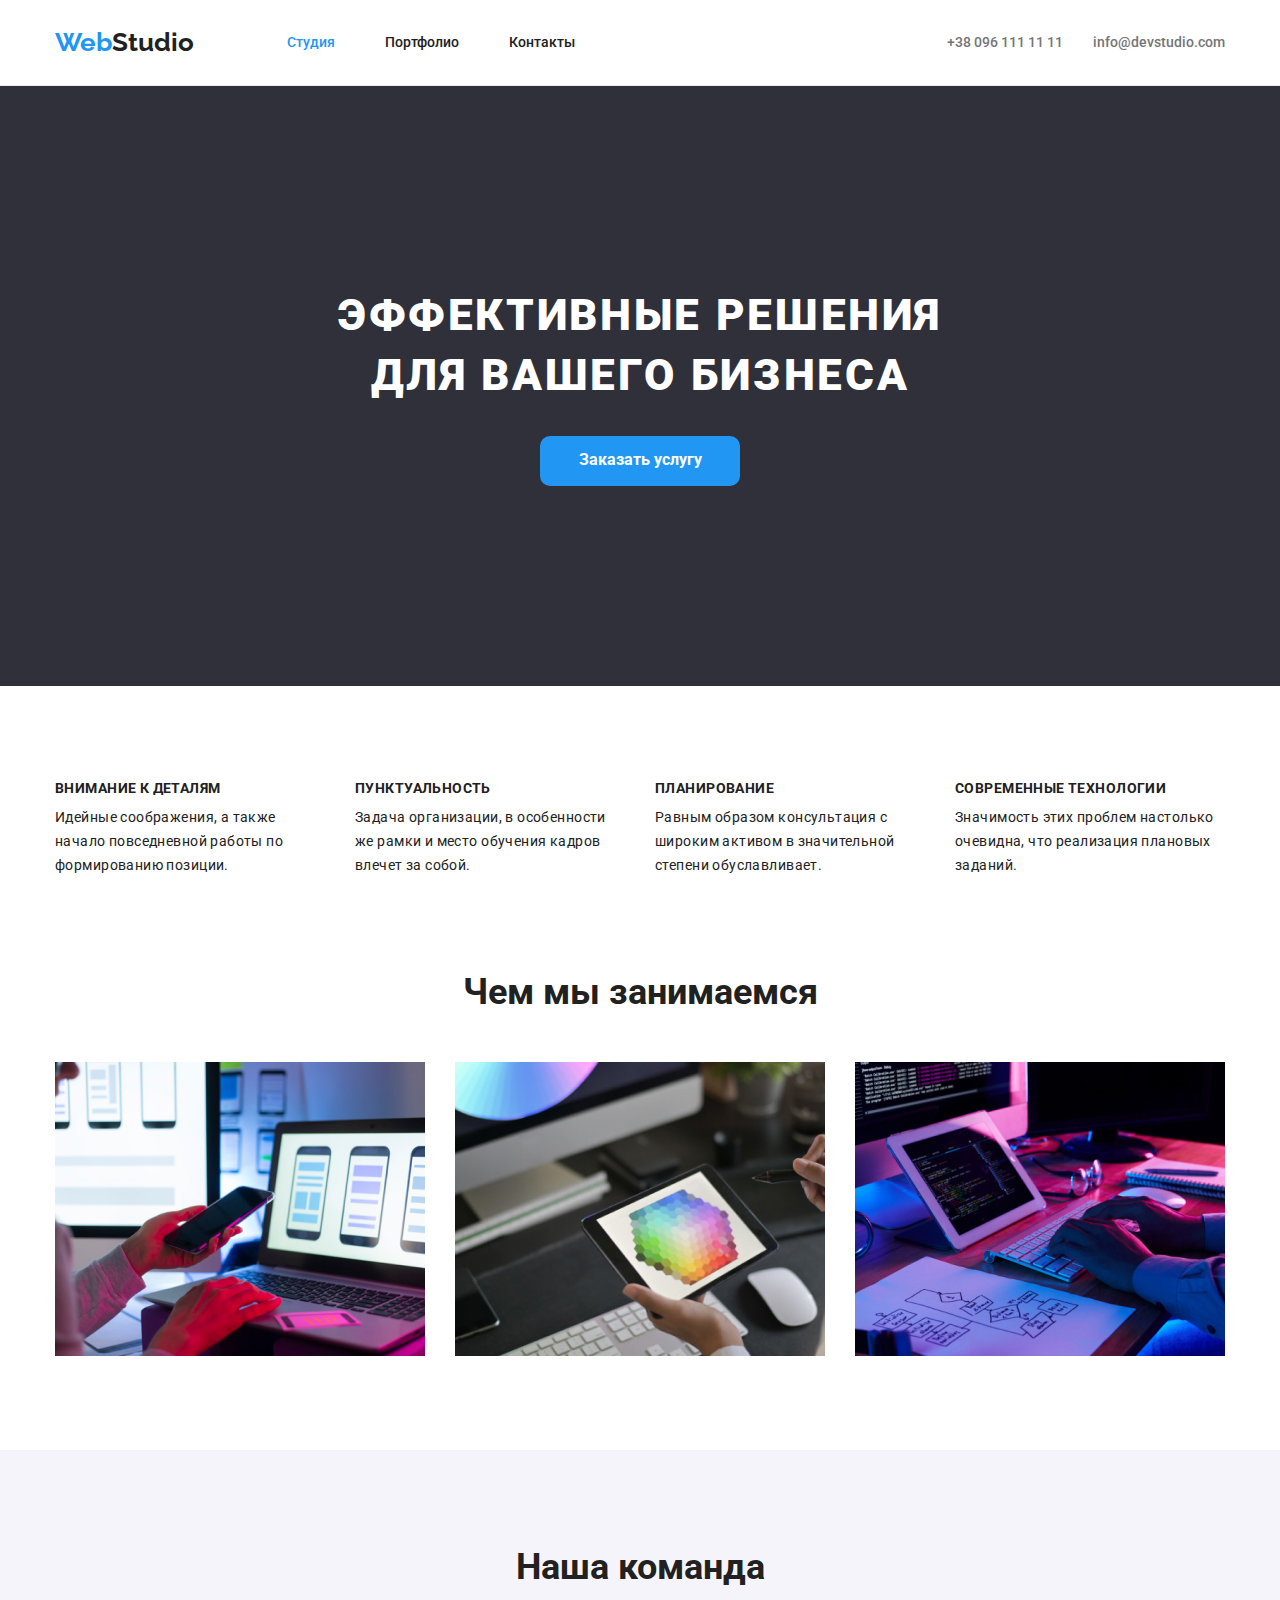
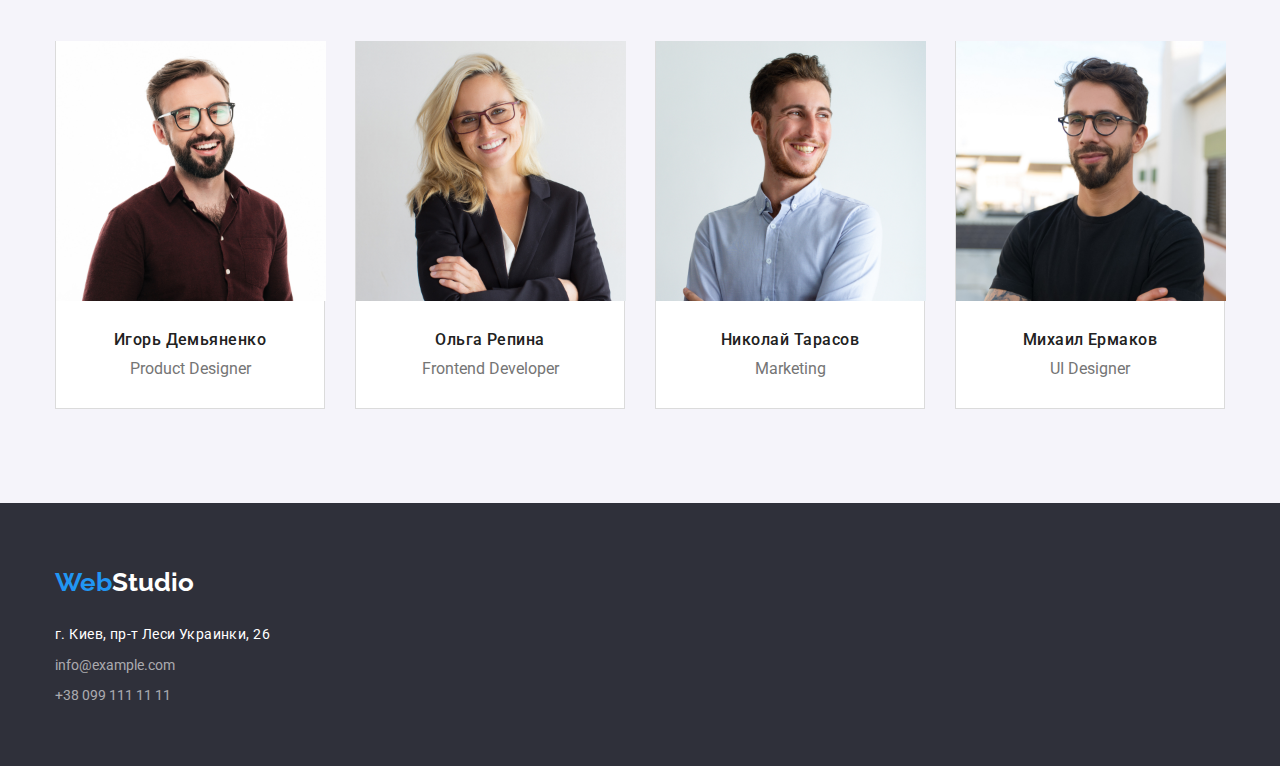
<file: index.html>
<!DOCTYPE html>
<html lang="ru">
  <head>
    <meta charset="UTF-8" />
    <meta http-equiv="X-UA-Compatible" content="IE=edge" />
    <meta name="viewport" content="width=device-width, initial-scale=1.0" />
    <title>Студия</title>

    <link
      href="https://fonts.googleapis.com/css2?family=Raleway:wght@700&family=Roboto:wght@400;500;700;900&display=swap"
      rel="stylesheet"
    />
    <link href="./css/modern-normalize.css" rel="stylesheet" />
    <link href="css/style.css" rel="stylesheet" />
  </head>

  <body>
    <!--шапка сайта-->

    <header class="header">
      <div class="container container-flex">
        <nav class="header-navigation">
          <a href="index.html" class="emblema"
            ><span class="web">Web</span>Studio</a
          >
          <ul class="list">
            <li class="list-item">
              <a href="index.html" class="link1">Студия</a>
            </li>
            <li class="list-item">
              <a href="portfolio.html" class="link">Портфолио</a>
            </li>
            <li class="list-item"><a href="" class="link">Контакты</a></li>
          </ul>
        </nav>
        <ul class="list-contacts">
          <li class="contacts-item">
            <a href="tel:+380961111111" class="contacts">+38 096 111 11 11</a>
          </li>
          <li class="contacts-item">
            <a href="mailto:info@devstudio.com" class="contacts"
              >info@devstudio.com</a
            >
          </li>
        </ul>
      </div>
    </header>
    <main>
      <!--hero-->
      <section class="hero">
        <div class="container container-flex-hero">
          <h1 class="hero-text">Эффективные решения для вашего бизнеса</h1>

          <button type="button" class="hero-button">Заказать услугу</button>
        </div>
      </section>
      <section class="section">
        <div class="container">
          <ul class="listedge">
            <li class="listedge-list">
              <h3 class="listedge-heading">Внимание к деталям</h3>
              <p class="listedge-paragraph">
                Идейные соображения, а также начало повседневной работы по
                формированию позиции.
              </p>
            </li>
            <li class="listedge-list">
              <h3 class="listedge-heading">Пунктуальность</h3>
              <p class="listedge-paragraph">
                Задача организации, в особенности же рамки и место обучения
                кадров влечет за собой.
              </p>
            </li>
            <li class="listedge-list">
              <h3 class="listedge-heading">Планирование</h3>
              <p class="listedge-paragraph">
                Равным образом консультация с широким активом в значительной
                степени обуславливает.
              </p>
            </li>
            <li class="listedge-list">
              <h3 class="listedge-heading">Современные технологии</h3>
              <p class="listedge-paragraph">
                Значимость этих проблем настолько очевидна, что реализация
                плановых заданий.
              </p>
            </li>
          </ul>
        </div>
      </section>
      <!--чем мы занимаемся-->
      <section class="section section-benefits">
        <div class="container container-benefits">
          <h2 class="benefits">Чем мы занимаемся</h2>
          <ul class="listbenefits">
            <li class="listofbebefits">
              <img
                src="images/box2.jpg"
                alt="подбор для всех девайсов"
                width="370"
              />
            </li>
            <li class="listofbebefits">
              <img src="images/box3.jpg" alt="подбор цветов" width="370" />
            </li>
            <li class="listofbebefits">
              <img src="images/img.jpg" alt="разработка сайтов" width="370" />
            </li>
          </ul>
        </div>
      </section>
      <section class="section team">
        <div class="container">
          <h2 class="team-heading">Наша команда</h2>
          <ul class="list-team">
            <li class="list-of-team">
              <img src="images/1.jpg" alt="Игорь Демьяненко" width="270" />
              <div class="teamdiv">
                <h3 class="our-team">Игорь Демьяненко</h3>
                <p class="position">Product Designer</p>
              </div>
            </li>
            <li class="list-of-team">
              <img src="images/4.jpg" alt="Ольга Репина" width="270" />
              <div class="teamdiv">
                <h3 class="our-team">Ольга Репина</h3>
                <p class="position">Frontend Developer</p>
              </div>
            </li>
            <li class="list-of-team">
              <img src="images/3.jpg" alt="Николай Tарасов" width="270" />
              <div class="teamdiv">
                <h3 class="our-team">Николай Тарасов</h3>
                <p class="position">Marketing</p>
              </div>
            </li>
            <li class="list-of-team">
              <img src="images/2.jpg" alt="Михаил Ермаков" width="270" />
              <div class="teamdiv">
                <h3 class="our-team">Михаил Ермаков</h3>
                <p class="position">UI Designer</p>
              </div>
            </li>
          </ul>
        </div>
      </section>
    </main>
    <!--подвал-->
    <footer class="basment">
      <div class="container">
        <a href="index.html" class="emblema-basment"
          ><span class="web-basment">Web</span>Studio</a
        >
        <address class="letter">
          <p class="street">г. Киев, пр-т Леси Украинки, 26</p>
          <ul class="list-basment">
            <li>
              <a href="mailto:info@example.com" class="contacts-basment"
                >info@example.com</a
              >
            </li>
            <li>
              <a href="tel:+380991111111" class="contacts-basment"
                >+38 099 111 11 11</a
              >
            </li>
          </ul>
        </address>
      </div>
    </footer>
  </body>
</html>
</file>
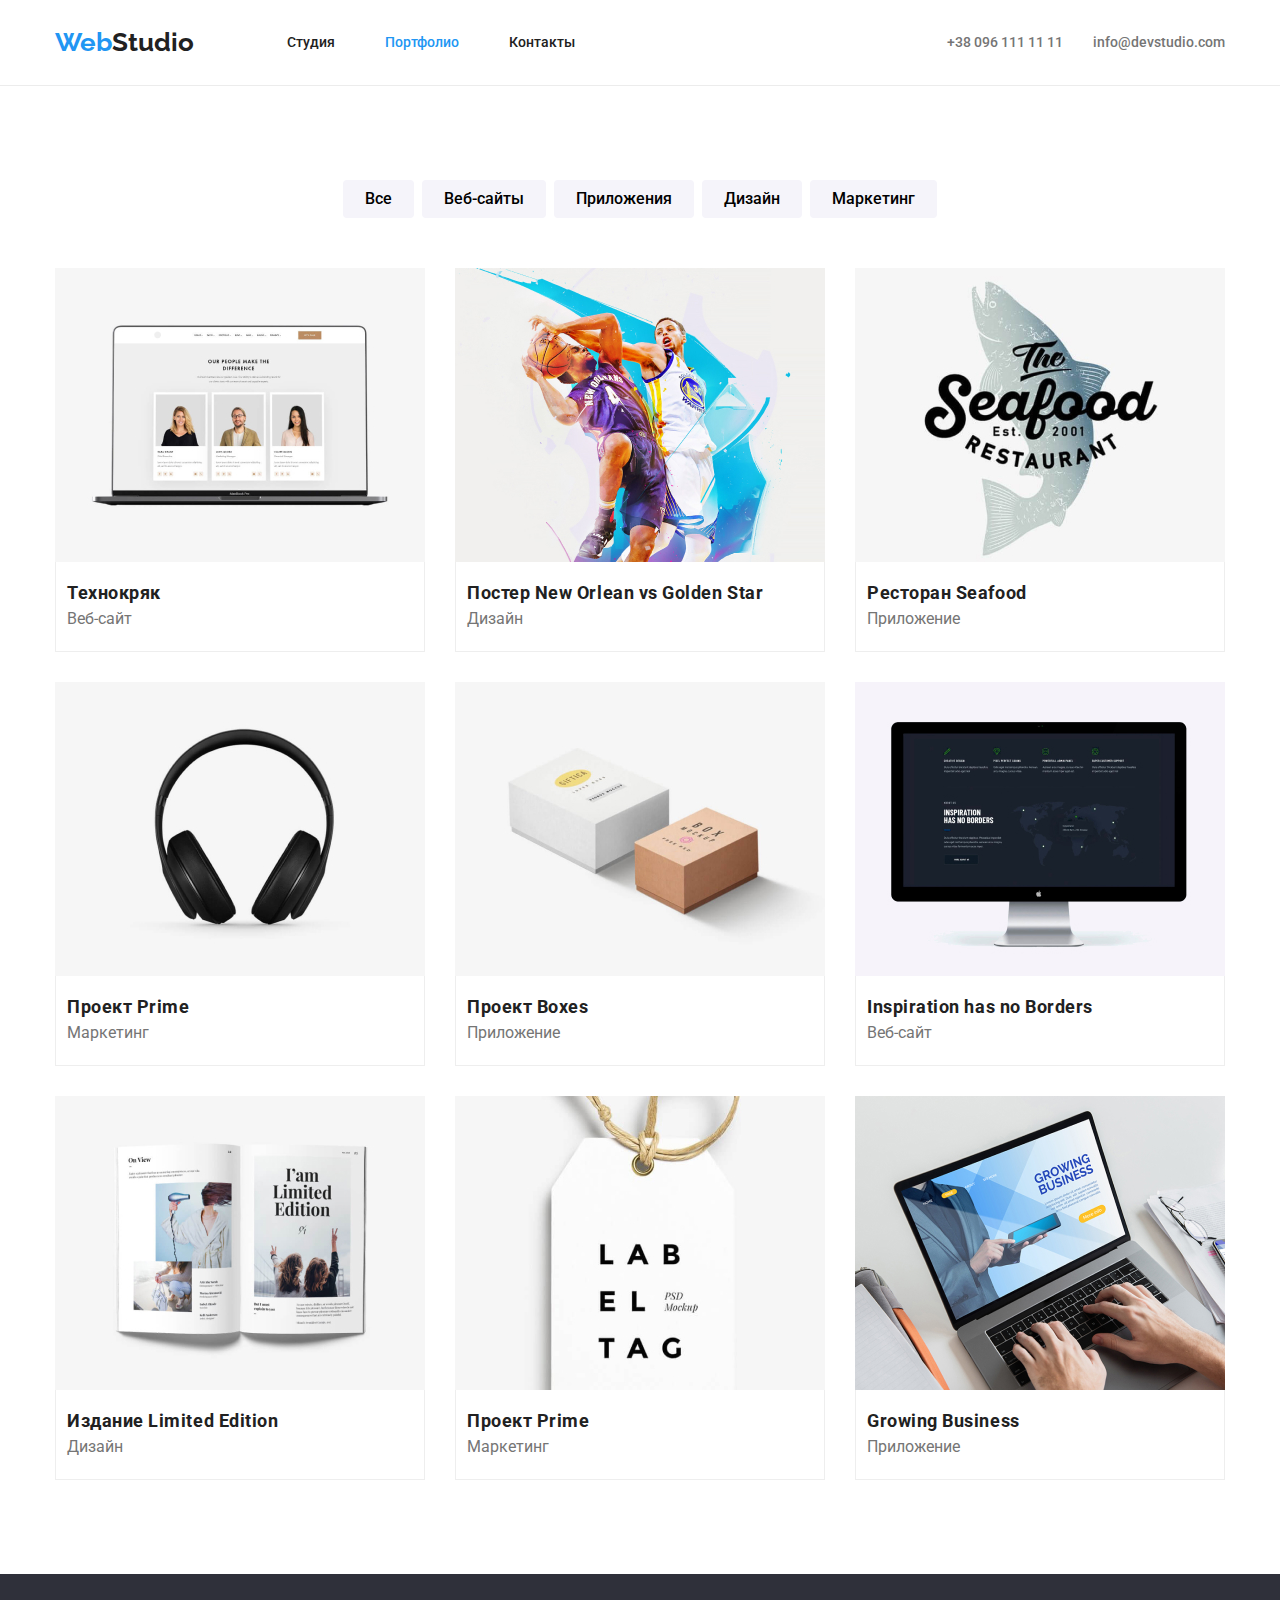
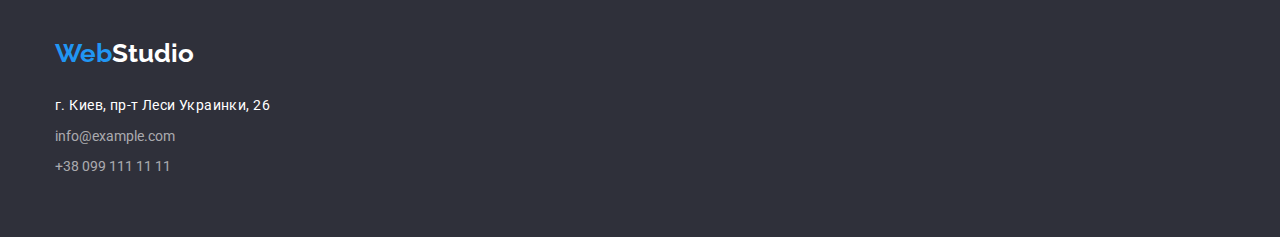
<file: portfolio.html>
<!DOCTYPE html>
<html lang="en">
  <head>
    <meta charset="UTF-8" />
    <meta http-equiv="X-UA-Compatible" content="IE=edge" />
    <meta name="viewport" content="width=device-width, initial-scale=1.0" />
    <title>Студия</title>

    <link
      href="https://fonts.googleapis.com/css2?family=Raleway:wght@700&family=Roboto:wght@400;500;700;900&display=swap"
      rel="stylesheet"
    />
    <link href="./css/modern-normalize.css" rel="stylesheet" />
    <link href="css/style.css" rel="stylesheet" />
  </head>

  <body>
    <!--шапка сайта-->
    <header class="header">
      <div class="container container-flex">
        <nav class="header-navigation">
          <a href="index.html" class="emblema"
            ><span class="web">Web</span>Studio</a
          >
          <ul class="list">
            <li class="list-item">
              <a href="index.html" class="link">Студия</a>
            </li>
            <li class="list-item">
              <a href="portfolio.html" class="link1">Портфолио</a>
            </li>
            <li class="list-item"><a href="" class="link">Контакты</a></li>
          </ul>
        </nav>
        <ul class="list-contacts">
          <li class="contacts-item">
            <a href="tel:+380961111111" class="contacts">+38 096 111 11 11</a>
          </li>
          <li class="contacts-item">
            <a href="mailto:info@devstudio.com" class="contacts"
              >info@devstudio.com</a
            >
          </li>
        </ul>
      </div>
    </header>
    <main>
      <section class="portfolio section">
        <div class="container">
          <!--меню сайта-->
          <ul class="menu ">
            <li class="menu-item"><button type="button" class="menu-button">Все</button></li>
            <li class="menu-item">
              <button type="button" class="menu-button">Веб-сайты</button>
            </li>
            <li class="menu-item">
              <button type="button" class="menu-button">Приложения</button>
            </li>
            <li class="menu-item"><button type="button" class="menu-button">Дизайн</button></li>
            <li class="menu-item">
              <button type="button" class="menu-button">Маркетинг</button>
            </li>
          </ul>
          <!--проекты-->

          <ul class="listprojects grid">
            <li class="grid-item">
              <img
                class="imgproject"
                src="images/technokryak.jpg"
                alt="сайт:Технокряк"
              />
              <div class="blank">
                <h3 class="projects">Технокряк</h3>
                <p class="paragraph">Веб-сайт</p>
              </div>
            </li>
            <li class="grid-item">
              <img
                class="imgproject"
                src="images/backetboll.jpg"
                alt="Дизайн:Постер"
              />
              <div class="blank">
                <h3 class="projects">Постер New Orlean vs Golden Star</h3>
                <p class="paragraph">Дизайн</p>
              </div>
            </li>
            <li class="grid-item">
              <img
                class="imgproject"
                src="images/seafood.jpg"
                alt="Приложение:для ресторана"
              />
              <div class="blank">
                <h3 class="projects">Ресторан Seafood</h3>
                <p class="paragraph">Приложение</p>
              </div>
            </li>
            <li class="grid-item">
              <img
                class="imgproject"
                src="images/prime.jpg"
                alt="Маркетинговий проект прайм"
              />
              <div class="blank">
                <h3 class="projects">Проект Prime</h3>
                <p class="paragraph">Маркетинг</p>
              </div>
            </li>
            <li class="grid-item">
              <img
                class="imgproject"
                src="images/boxes.jpg"
                alt="Приложение для проекта  Boxes"
              />
              <div class="blank">
                <h3 class="projects">Проект Boxes</h3>
                <p class="paragraph">Приложение</p>
              </div>
            </li>
            <li class="grid-item">
              <img class="imgproject" src="images/inspiration.jpg" alt="Сайт" />
              <div class="blank">
                <h3 class="projects">Inspiration has no Borders</h3>
                <p class="paragraph">Веб-сайт</p>
              </div>
            </li>
            <li class="grid-item">
              <img
                class="imgproject"
                src="images/edition.jpg"
                alt="Дизайн журнала"
              />
              <div class="blank">
                <h3 class="projects">Издание Limited Edition</h3>
                <p class="paragraph">Дизайн</p>
              </div>
            </li>
            <li class="grid-item">
              <img
                class="imgproject"
                src="images/lab.jpg"
                alt="Маркетинговий проект"
              />
              <div class="blank">
                <h3 class="projects">Проект Prime</h3>
                <p class="paragraph">Маркетинг</p>
              </div>
            </li>
            <li class="grid-item">
              <img
                class="imgproject"
                src="images/business.jpg"
                alt="Приложение для бизнеса"
              />
              <div class="blank">
                <h3 class="projects">Growing Business</h3>
                <p class="paragraph">Приложение</p>
              </div>
            </li>
          </ul>
        </div>
      </section>
    </main>
    <!--подвал-->
    <footer class="basment">
      <div class="container">
        <a href="index.html" class="emblema-basment"
          ><span class="web-basment">Web</span>Studio</a
        >
        <address class="letter">
          <p class="street">г. Киев, пр-т Леси Украинки, 26</p>
          <ul class="list-basment">
            <li>
              <a href="mailto:info@example.com" class="contacts-basment"
                >info@example.com</a
              >
            </li>
            <li>
              <a href="tel:+380991111111" class="contacts-basment"
                >+38 099 111 11 11</a
              >
            </li>
          </ul>
        </address>
      </div>
    </footer>
  </body>
</html>
</file>
<file: css/style.css>
:root {
  --maincolor: rgb(33, 33, 33);
  --bluecolor: rgba(33, 150, 243, 1);
  --silvercolor: rgba(117, 117, 117);
  --rockcolor: rgb(47, 48, 58);
  --whitecolor: rgba(245, 244, 250);
  --whitetext: rgba(255, 255, 255, 1);
  --whitesix: rgba(255, 255, 255, 0.6);
  --colorofborders: rgba(238, 238, 238, 1);
  --colorofborderteam: #ffffff;
  --bckgrclteam: rgba(245, 244, 250, 1);
  --bckgrclteamitem: rgba(255, 255, 255, 1);
  --headerline: rgba(236, 236, 236, 1);
  /* grid setup */
  --item: 1;
  --indent: 30px;
}
/* сетка для колекции элементов */
.grid {
  display: flex;
  margin-right: calc(-1 * var(--indent));
  margin-bottom: calc(-1 * var(--indent));
  flex-wrap: wrap;
}
.grid-item {
  flex-basis: calc(100% / var(--item) - var(--indent));
  margin-right: var(--indent);
  margin-bottom: var(--indent);
}

body {
  font-family: "Roboto", sans-serif;
  color: var(--maincolor);
  font-size: 14px;
  line-height: 1.5;
  font-weight: 500;
}
h1,
h2,
h3,
h4,
p,
ul {
  margin: 0;
  padding: 0;
}
img
{
    display: block;
}
.link {
  color: var(--maincolor);
  text-decoration: none;
}

.link:hover,
.link:focus {
  color: var(--bluecolor);
}
.link1,
.link1:focus {
  color: var(--bluecolor);
  text-decoration: none;
}
.list,
.list-contacts,
.listbenefits,
.list-team,
.listedge,
.listprojects {
  list-style-type: none;
}
.list-basment {
  list-style-type: none;
}
.hero-text {
  color: var(--whitetext);
  font-size: 44px;
  line-height: 1.36;
  font-weight: 900;
  margin-bottom: 30px;
  text-transform: uppercase;
  letter-spacing: 0.06em;
}
.hero {
  background-color: var(--rockcolor);
  text-align: center;
}
.hero-button {
  background-color: var(--bluecolor);
  color: var(--whitetext);
  font-size: 16px;
  cursor: pointer;
  font-weight: 700;
  border: 0cm;
  border-radius: 10px;
  width: 200px;
  height: 50px;
}
.benefits {
  text-align: center;
  font-size: 36px;
  font-weight: 700;
  line-height: 1.12;
}

.team-heading {
  text-align: center;
  font-size: 36px;
  font-weight: 700;
  line-height: 1.3;
}
.team {
  background-color: var(--bckgrclteam);
}
.menu-button {
  line-height: 1.625;
  cursor: pointer;
  background-color: var(--whitecolor);
  border: 0cm;
  border-radius: 4px;
  font-family: "Roboto", sans-serif;
  font-weight: 500;
  font-size: 16px;
  line-height: 1.5;
  height: 38px;
  align-items: center;
  padding: 6px 22px;
}
.menu-button:hover,
.menu-button:focus {
  cursor: pointer;
  background-color: var(--bluecolor);
  color: var(--whitecolor);
  border: 0cm;
}
.menu {
  text-align: center;
  list-style-type: none;
}

.button {
  font-size: 16px;
}
.paragraph {
  line-height: 1.7;
}
.portfolio {
  line-height: 2;
}
.emblema {
  font-weight: 700;
  font-family: "Raleway";
  text-decoration: none;
  color: var(--maincolor);
  font-size: 26px;
  margin-right: 93px;
}
.emblema:hover {
  color: var(--maincolor);
}
.web,
.web-basment {
  color: var(--bluecolor);
}

.contacts {
  color: var(--silvercolor);
  text-decoration: none;
}
.basment {
  background-color: var(--rockcolor);
  padding-top: 60px;
  padding-bottom: 60px;
}
.heading,
.listedge-heading {
  font-weight: 700;
  font-size: 14px;
  text-transform: uppercase;
  letter-spacing: 0.03em;
  line-height: 1.17;
  margin-bottom: 10px;
}
.paragraph
 {
  font-weight: 400;
  color: var(--silvercolor);
  font-size: 16px;
  line-height: 24px;
}
.listedge-paragraph{
font-weight: normal;
font-size: 14px;
line-height: 1.71;
letter-spacing: 0.03em;

}
.adress {
  color: var(--whitecolor);
}
.contacts:hover,
.contacts:focus {
  color: var(--bluecolor);
}
.contacts-basment:hover,
.contacts-basment:focus {
  color: var(--bluecolor);
}
.contacts-basment {
  color: var(--whitesix);
  text-decoration: none;
  font-style: normal;
  font-weight: 400;
}
.emblema-basment {
  font-weight: bold;
  font-family: "Raleway";
  text-decoration: none;
  color: var(--whitetext);
  font-size: 26px;
}
.emblema-basment:hover {
  color: var(--whitetext);
}

.our-team {
  font-weight: 500;
  font-size: 16px;
  letter-spacing: 0.03em;
  line-height: 1.17;
}
.letter {
  font-style: normal;
}
.projects {
  font-weight: 700;
  font-size: 18px;
  letter-spacing: 0.03em;
  line-height: 1.17;
}
.street {
  color: var(--whitetext);
  font-size: 14px;
  line-height: 24px;
  letter-spacing: 0.03em;
  font-weight: 400;
  margin-bottom: 9px;
}
.position {
  font-weight: 400;
  color: var(--silvercolor);
  font-size: 16px;
  line-height: 1.17;
}





/*flex*/
.container-flex {
  display: flex;
  flex-wrap: wrap;
  justify-content: space-between;
}
.container {
  width: 1200px;
  margin: 0 auto;
  padding-left: 15px;
  padding-right: 15px;
}
.section {
  padding-top: 94px;
  padding-bottom: 94px;
}
/*header*/

.header {

  border-bottom: 1px;
  border-bottom-style: solid;
  border-bottom-color: var(--headerline);
 
}
.header-navigation {
  display: flex;
  width: 700px;
  align-items: center;
}
.list {
  display: flex;
  align-items: center ;
}
.list-item:last-child{
    margin-right: 0;
}

.list-item
{
    display: block;
    padding-top: 32px;
    padding-bottom: 32px;
    margin-right: 50px;
}
.list-contacts {
  display: flex;
  margin-left: auto;
  align-items: center;
}
.contacts-item:not(:last-child){
    margin-right: 30px;
  }
/*basement*/
.letter {
    margin-top: 20px;
  }

  .list-basment > li:not(:first-child) {
    margin-top: 9px;
  }
/*index*/ 
/*листаге*/

.listbenefits {
  display: flex;
  justify-content: space-between;
}
.listedge
{
  display: flex;
}
.listedge-list
{
    width: 270px;
   
}
.listedge-list:not(:last-child)
{
    margin-right: 30px;
}
/*hero*/
.container-flex-hero
{
    box-sizing: border-box;
    max-width: 696px;
    
}
.hero
{
    padding-top: 200px;
    padding-bottom: 200px;
}
.section-benefits
{
    padding-top: 0px;
}
/*бенефитс*/
.benefits {
  margin-bottom: 50px;
}
.listofbebefits {
  margin-right: 30px;
}
.listofbebefits:last-child {
  margin-right: 0px;
}

/*тим*/
.team-heading {
  margin-bottom: 50px;
}
.list-team {
  display: flex;
  flex-wrap: nowrap;
  padding-left: 0px;
}
.list-of-team {
  margin-right: 30px;
  border-style: solid;
  border-color: rgba(0, 0, 0, 0.14);
  border-width: 0px 1px 1px;
  background-color: var(--bckgrclteamitem);
  width: 270px;
}
.list-of-team:last-child {
  margin-right: 0px;
}
.position {
  text-align: center;
}
.our-team {
  text-align: center;
  margin-bottom: 10px;
}
.teamdiv
{
    padding-top: 30px;
    padding-bottom: 30px;
}
/*portfolio*/

.portfolio {
    display: flex;
    flex-wrap: wrap;
  }
  .menu {
    display: flex;
    align-content: center;
    justify-content: center;
    margin-bottom: 50px;
  }
  .menu-item {
    display: flex;
    
  }
  .menu-item:not(:first-child)
  {
    margin-left: 8px;
  }
.listprojects {

  --item:3
}
 .listprojects>li:nth-child(3n+3)
 {
    margin-right: 0;
    width: 370px;
 }
.imgproject {
  width: 100%;
  height: auto;
}
.projects
{
  display: flex;
  padding-bottom: 4px;

}
.paragraph {
display: flex;
}
.blank {
  padding-top: 20px;
  padding-left:11px;
  padding-bottom: 20px;
  padding-right: 11px;
  border-style: solid;
  border-color: var(--colorofborders);
  border-width: 1px;
 
  border-top: none;
}
</file>
